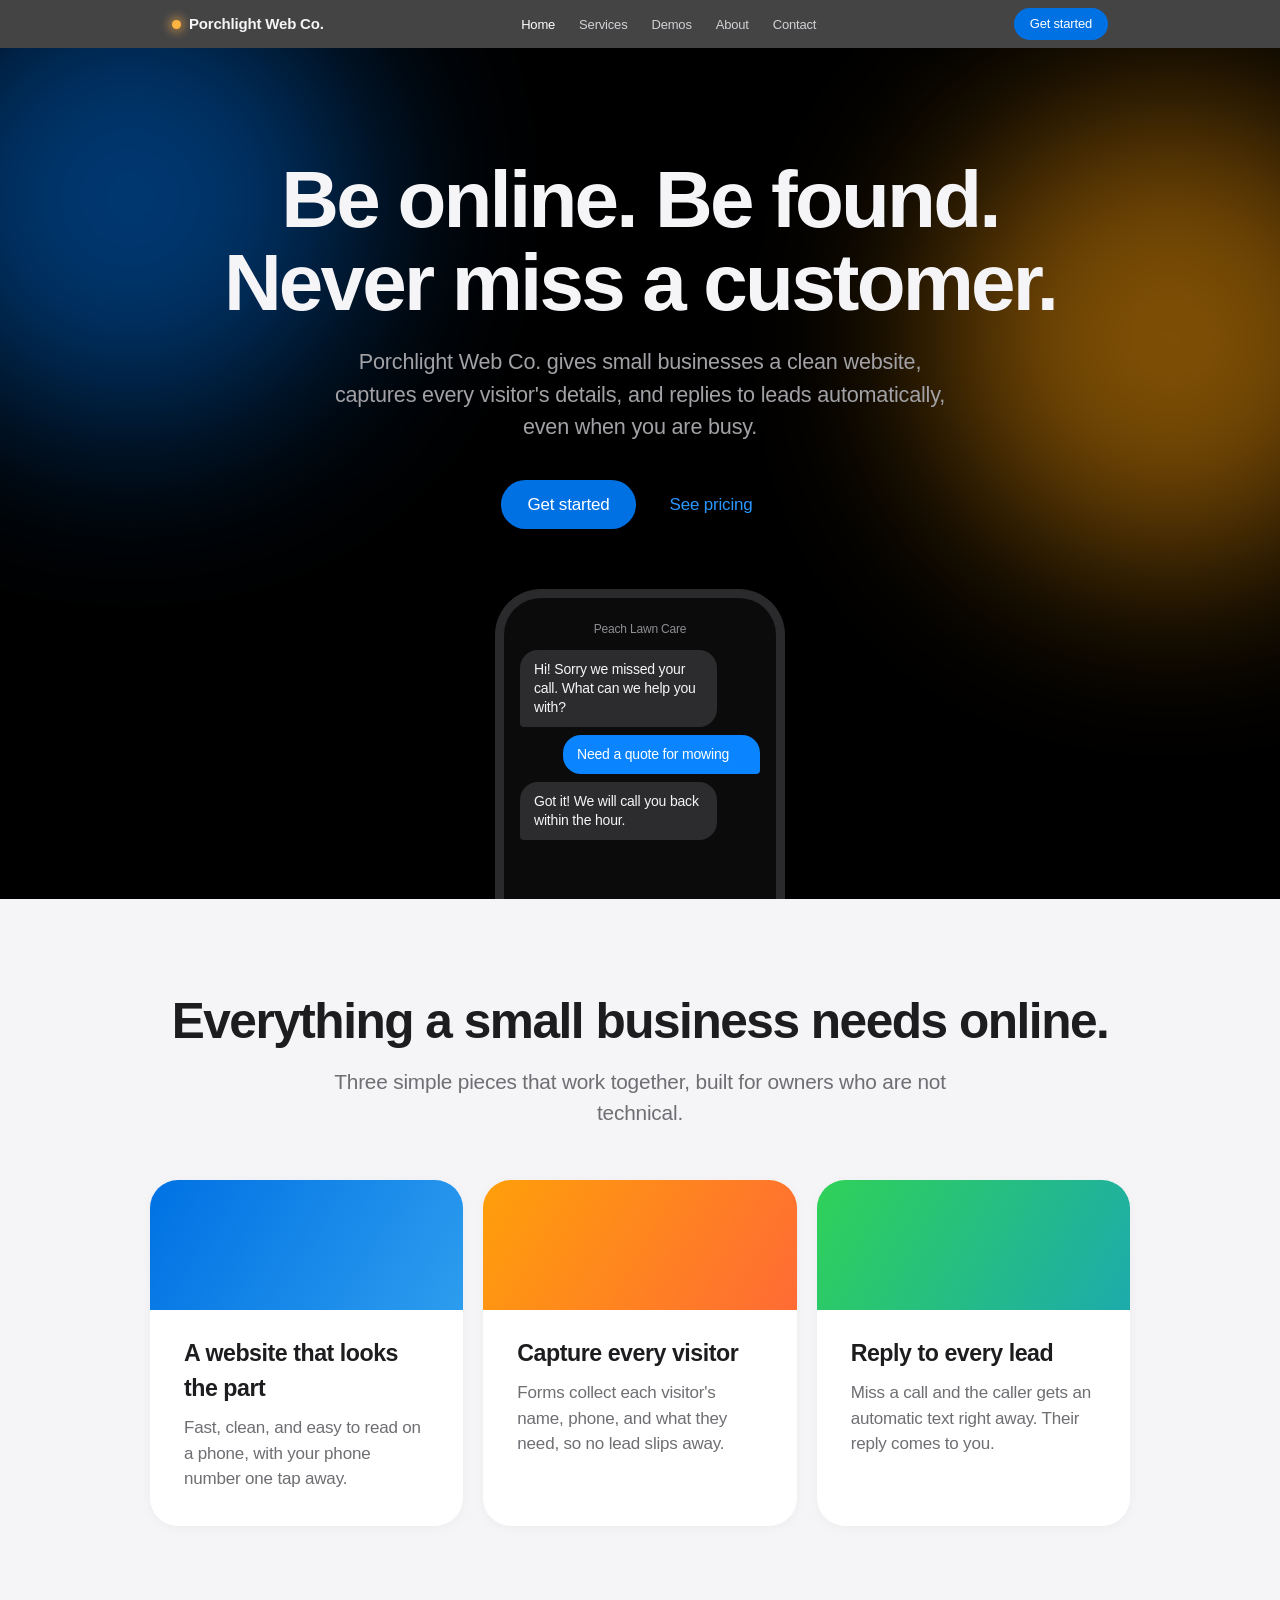
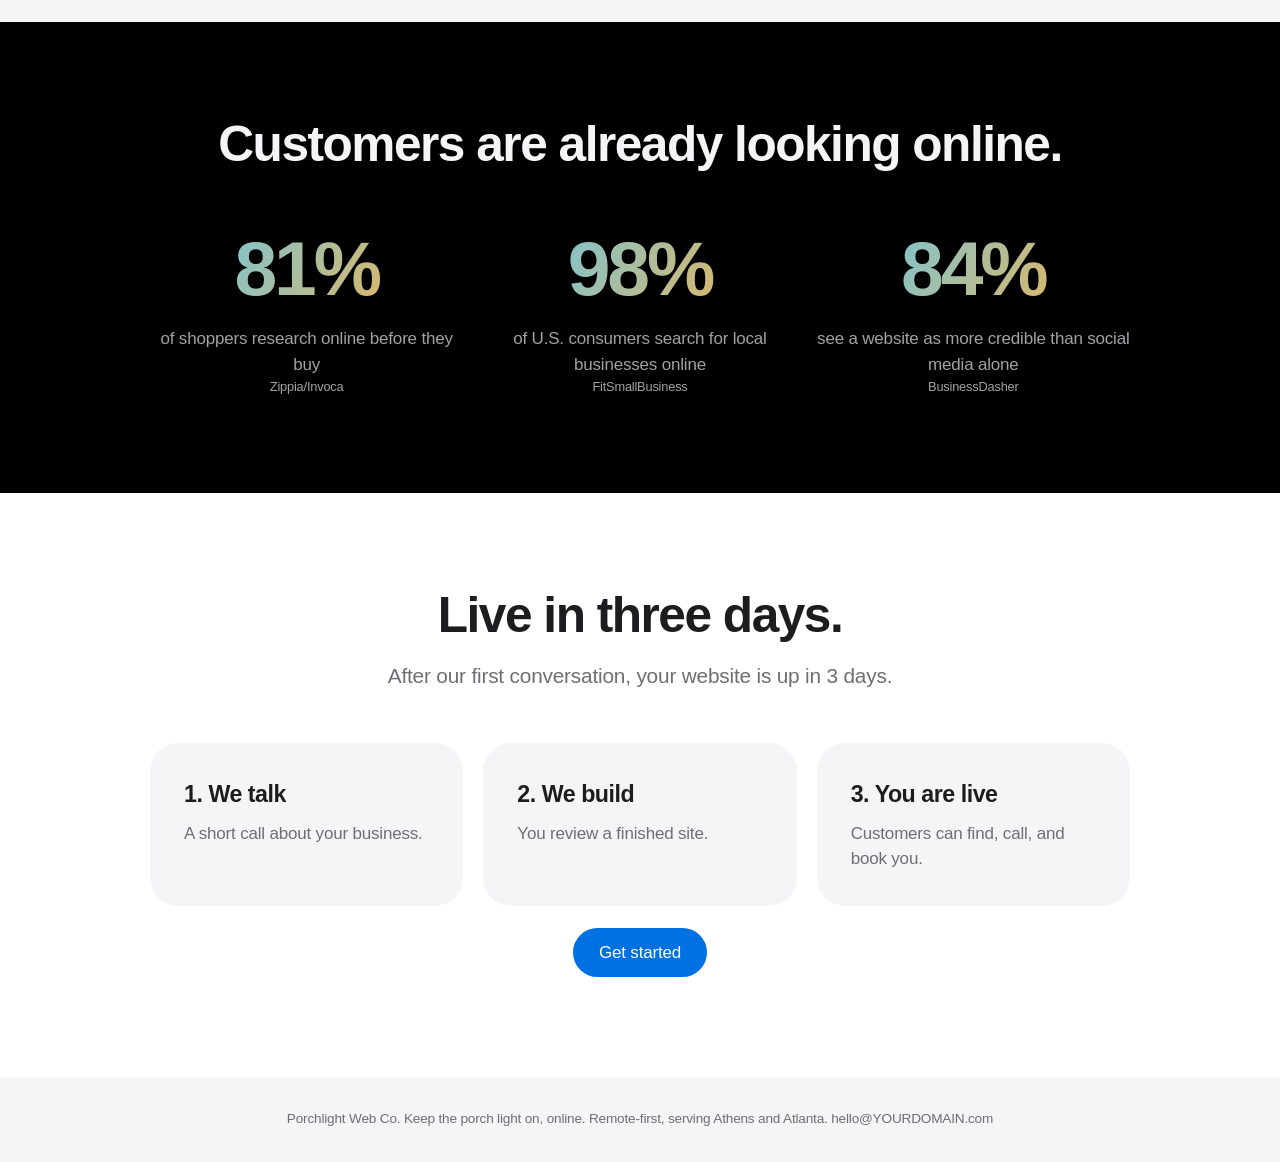
<file: index.html>
<!doctype html><html lang="en"><head><meta charset="utf-8"><meta name="viewport" content="width=device-width,initial-scale=1"><title>Online presence for small business | Porchlight Web Co.</title><meta name="description" content="Websites, lead capture and automatic replies for small businesses."><link rel="stylesheet" href="styles.css"></head><body><nav><div><a class="logo" href="index.html" style="font-size:15px"><i></i>Porchlight Web Co.</a><ul><li><a href="index.html" aria-current=page>Home</a></li><li><a href="services.html">Services</a></li><li><a href="demos.html">Demos</a></li><li><a href="about.html">About</a></li><li><a href="contact.html">Contact</a></li></ul><a class="navcta" href="https://tally.so/r/YOUR_TALLY_FORM_ID">Get started</a></div></nav><section class="dark hero"><div class="blob b1"></div><div class="blob b2"></div><h1>Be online. Be found.<br>Never miss a customer.</h1><p>Porchlight Web Co. gives small businesses a clean website, captures every visitor's details, and replies to leads automatically, even when you are busy.</p><a class="btn" href="https://tally.so/r/YOUR_TALLY_FORM_ID">Get started</a><a class="btn t" href="services.html">See pricing</a><div class="phone" style="margin-top:56px"><div class="screen"><div class="who">Peach Lawn Care</div><div class="bub l" style="--d:.8s">Hi! Sorry we missed your call. What can we help you with?</div><div class="bub r" style="--d:2.2s">Need a quote for mowing</div><div class="bub l" style="--d:3.6s">Got it! We will call you back within the hour.</div></div></div></section><section class="soft"><div class="w"><h2 class="rv">Everything a small business needs online.</h2><p class="lead rv">Three simple pieces that work together, built for owners who are not technical.</p><div class="grid">
<div class="card rv"><div class="tile t1"></div><h3>A website that looks the part</h3><p>Fast, clean, and easy to read on a phone, with your phone number one tap away.</p></div>
<div class="card rv"><div class="tile t2"></div><h3>Capture every visitor</h3><p>Forms collect each visitor's name, phone, and what they need, so no lead slips away.</p></div>
<div class="card rv"><div class="tile t3"></div><h3>Reply to every lead</h3><p>Miss a call and the caller gets an automatic text right away. Their reply comes to you.</p></div></div></div></section>
<section class="dark"><div class="w"><h2 class="rv">Customers are already looking online.</h2><div class="grid" style="margin-top:40px"><div class="stat rv"><div class="big">81%</div><p>of shoppers research online before they buy</p><p class="sm">Zippia/Invoca</p></div><div class="stat rv"><div class="big">98%</div><p>of U.S. consumers search for local businesses online</p><p class="sm">FitSmallBusiness</p></div><div class="stat rv"><div class="big">84%</div><p>see a website as more credible than social media alone</p><p class="sm">BusinessDasher</p></div></div></div></section>
<section><div class="w"><h2 class="rv">Live in three days.</h2><p class="lead rv">After our first conversation, your website is up in 3 days.</p><div class="grid"><div class="card rv" style="background:var(--soft)"><h3>1. We talk</h3><p>A short call about your business.</p></div><div class="card rv" style="background:var(--soft)"><h3>2. We build</h3><p>You review a finished site.</p></div><div class="card rv" style="background:var(--soft)"><h3>3. You are live</h3><p>Customers can find, call, and book you.</p></div></div><p class="cap"><a class="btn" href="https://tally.so/r/YOUR_TALLY_FORM_ID">Get started</a></p></div></section><footer>Porchlight Web Co. Keep the porch light on, online. Remote-first, serving Athens and Atlanta. hello@YOURDOMAIN.com</footer><script>(function(){var d=document;if(!('IntersectionObserver' in window)||matchMedia('(prefers-reduced-motion:reduce)').matches)return;var els=d.querySelectorAll('.rv');var o=new IntersectionObserver(function(e){e.forEach(function(x){if(x.isIntersecting){x.target.classList.add('in');o.unobserve(x.target)}})},{threshold:.1});els.forEach(function(el){o.observe(el)});d.documentElement.classList.add('js')})();</script></body></html>
</file>
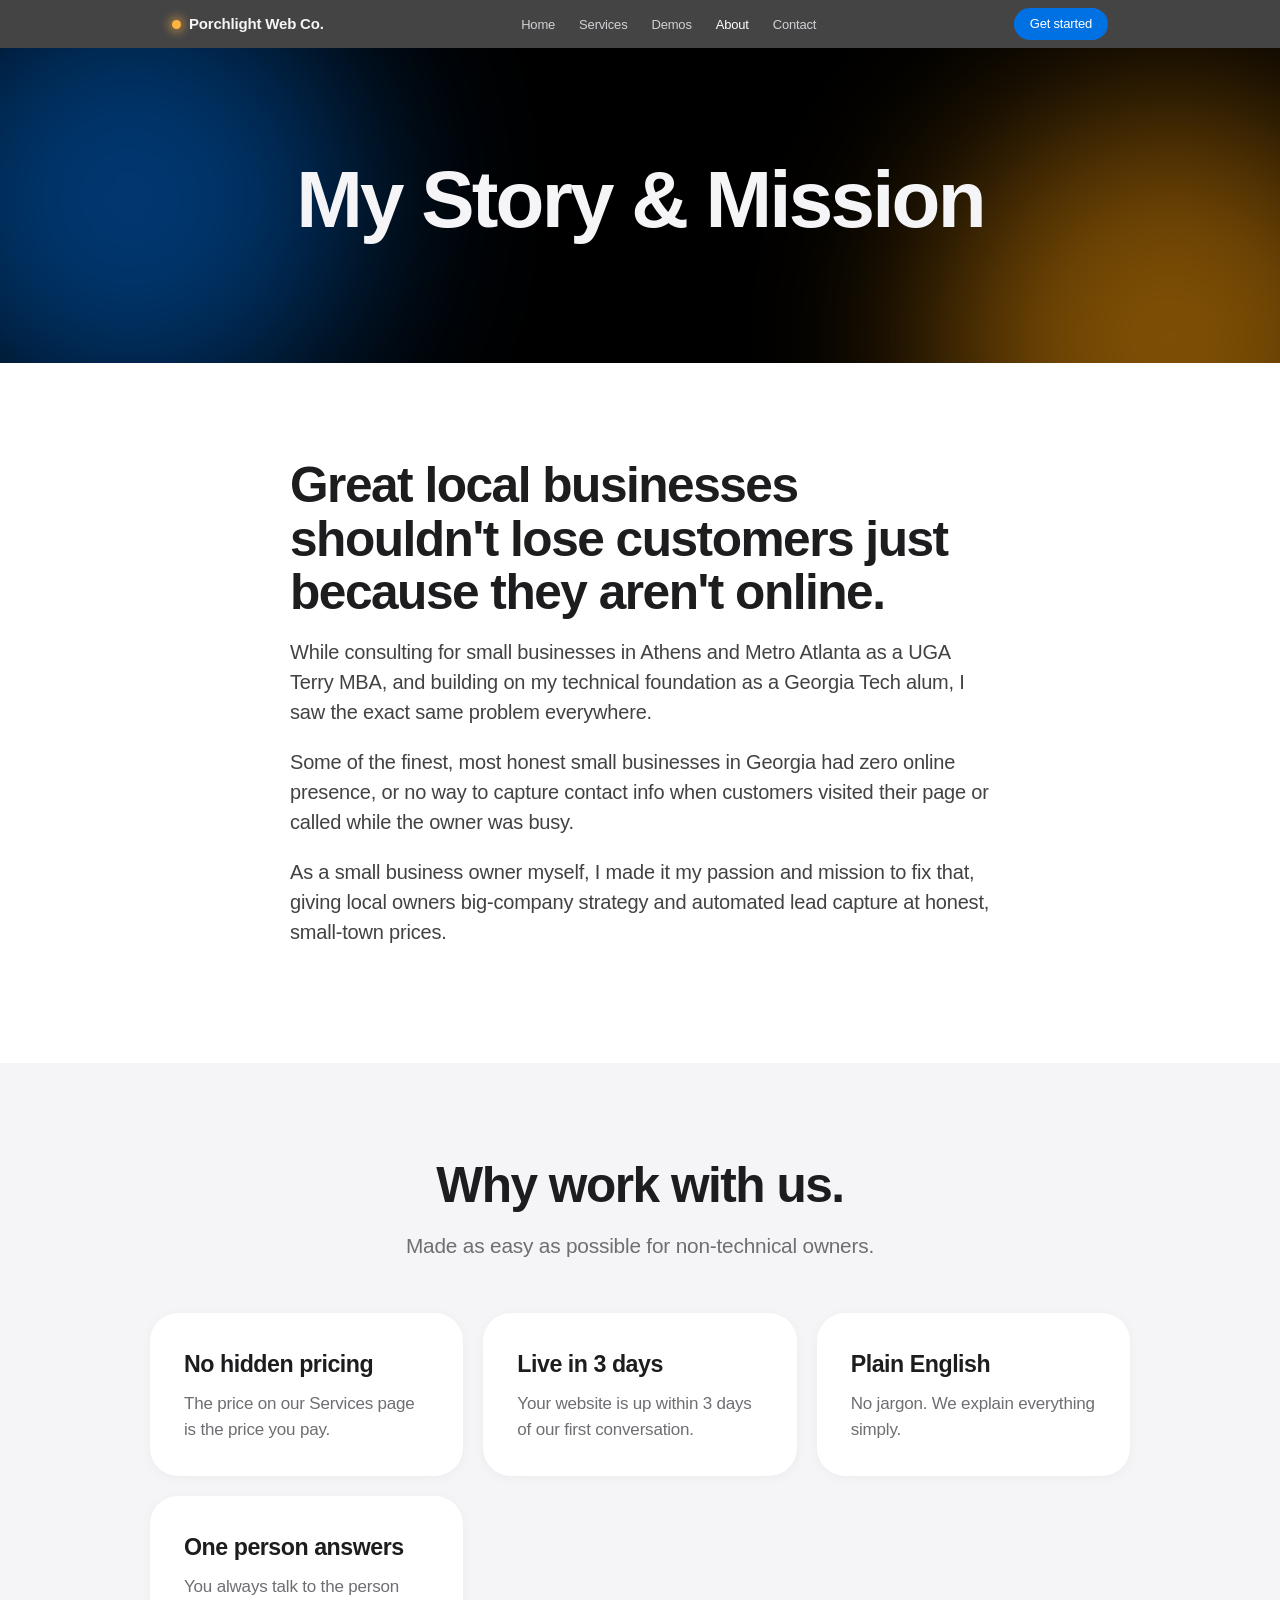
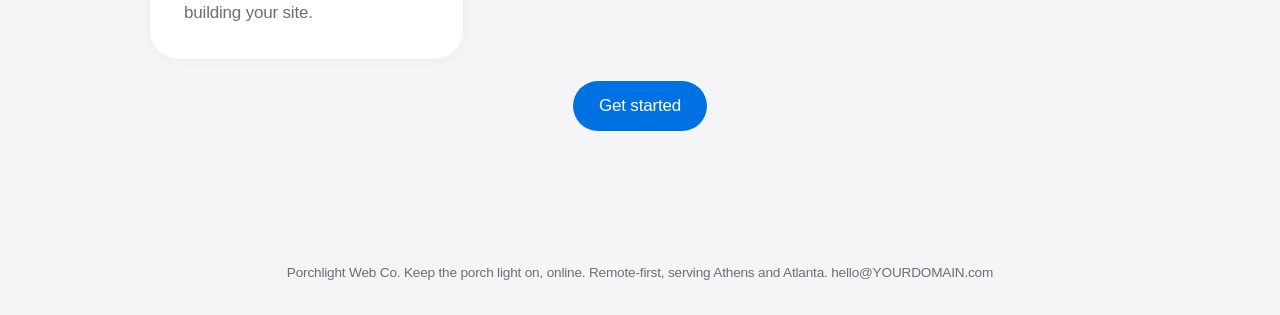
<file: about.html>
<!doctype html><html lang="en"><head><meta charset="utf-8"><meta name="viewport" content="width=device-width,initial-scale=1"><title>About | Porchlight Web Co.</title><meta name="description" content="Websites, lead capture and automatic replies for small businesses."><link rel="stylesheet" href="styles.css"></head><body><nav><div><a class="logo" href="index.html" style="font-size:15px"><i></i>Porchlight Web Co.</a><ul><li><a href="index.html">Home</a></li><li><a href="services.html">Services</a></li><li><a href="demos.html">Demos</a></li><li><a href="about.html" aria-current=page>About</a></li><li><a href="contact.html">Contact</a></li></ul><a class="navcta" href="https://tally.so/r/YOUR_TALLY_FORM_ID">Get started</a></div></nav><section class="dark hero s"><div class="blob b1"></div><div class="blob b2"></div><h1>My Story &amp; Mission</h1><p></p></section><section><div class="story"><h2 class="rv">Great local businesses shouldn't lose customers just because they aren't online.</h2><p class="rv">While consulting for small businesses in Athens and Metro Atlanta as a UGA Terry MBA, and building on my technical foundation as a Georgia Tech alum, I saw the exact same problem everywhere.</p><p class="rv">Some of the finest, most honest small businesses in Georgia had zero online presence, or no way to capture contact info when customers visited their page or called while the owner was busy.</p><p class="rv">As a small business owner myself, I made it my passion and mission to fix that, giving local owners big-company strategy and automated lead capture at honest, small-town prices.</p></div></section>
<section class="soft"><div class="w"><h2 class="rv">Why work with us.</h2><p class="lead rv">Made as easy as possible for non-technical owners.</p><div class="grid"><div class="card rv"><h3>No hidden pricing</h3><p>The price on our Services page is the price you pay.</p></div><div class="card rv"><h3>Live in 3 days</h3><p>Your website is up within 3 days of our first conversation.</p></div><div class="card rv"><h3>Plain English</h3><p>No jargon. We explain everything simply.</p></div><div class="card rv"><h3>One person answers</h3><p>You always talk to the person building your site.</p></div></div><p class="cap"><a class="btn" href="https://tally.so/r/YOUR_TALLY_FORM_ID">Get started</a></p></div></section><footer>Porchlight Web Co. Keep the porch light on, online. Remote-first, serving Athens and Atlanta. hello@YOURDOMAIN.com</footer><script>(function(){var d=document;if(!('IntersectionObserver' in window)||matchMedia('(prefers-reduced-motion:reduce)').matches)return;var els=d.querySelectorAll('.rv');var o=new IntersectionObserver(function(e){e.forEach(function(x){if(x.isIntersecting){x.target.classList.add('in');o.unobserve(x.target)}})},{threshold:.1});els.forEach(function(el){o.observe(el)});d.documentElement.classList.add('js')})();</script></body></html>
</file>
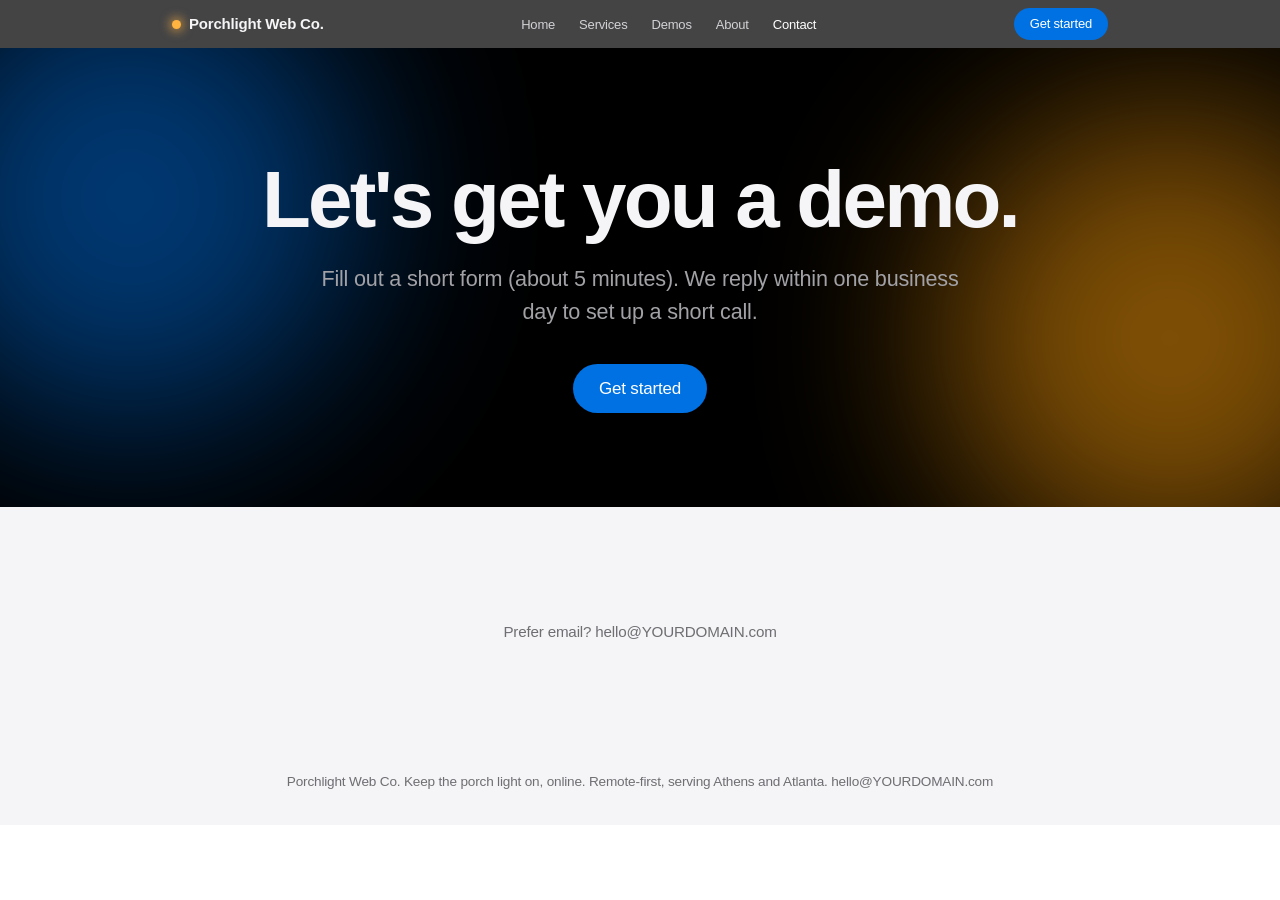
<file: contact.html>
<!doctype html><html lang="en"><head><meta charset="utf-8"><meta name="viewport" content="width=device-width,initial-scale=1"><title>Contact | Porchlight Web Co.</title><meta name="description" content="Websites, lead capture and automatic replies for small businesses."><link rel="stylesheet" href="styles.css"></head><body><nav><div><a class="logo" href="index.html" style="font-size:15px"><i></i>Porchlight Web Co.</a><ul><li><a href="index.html">Home</a></li><li><a href="services.html">Services</a></li><li><a href="demos.html">Demos</a></li><li><a href="about.html">About</a></li><li><a href="contact.html" aria-current=page>Contact</a></li></ul><a class="navcta" href="https://tally.so/r/YOUR_TALLY_FORM_ID">Get started</a></div></nav><section class="dark hero s"><div class="blob b1"></div><div class="blob b2"></div><h1>Let's get you a demo.</h1><p>Fill out a short form (about 5 minutes). We reply within one business day to set up a short call.</p><a class="btn" href="https://tally.so/r/YOUR_TALLY_FORM_ID">Get started</a></section><section class="soft"><div class="w cap"><p>Prefer email? hello@YOURDOMAIN.com</p></div></section><footer>Porchlight Web Co. Keep the porch light on, online. Remote-first, serving Athens and Atlanta. hello@YOURDOMAIN.com</footer><script>(function(){var d=document;if(!('IntersectionObserver' in window)||matchMedia('(prefers-reduced-motion:reduce)').matches)return;var els=d.querySelectorAll('.rv');var o=new IntersectionObserver(function(e){e.forEach(function(x){if(x.isIntersecting){x.target.classList.add('in');o.unobserve(x.target)}})},{threshold:.1});els.forEach(function(el){o.observe(el)});d.documentElement.classList.add('js')})();</script></body></html>
</file>
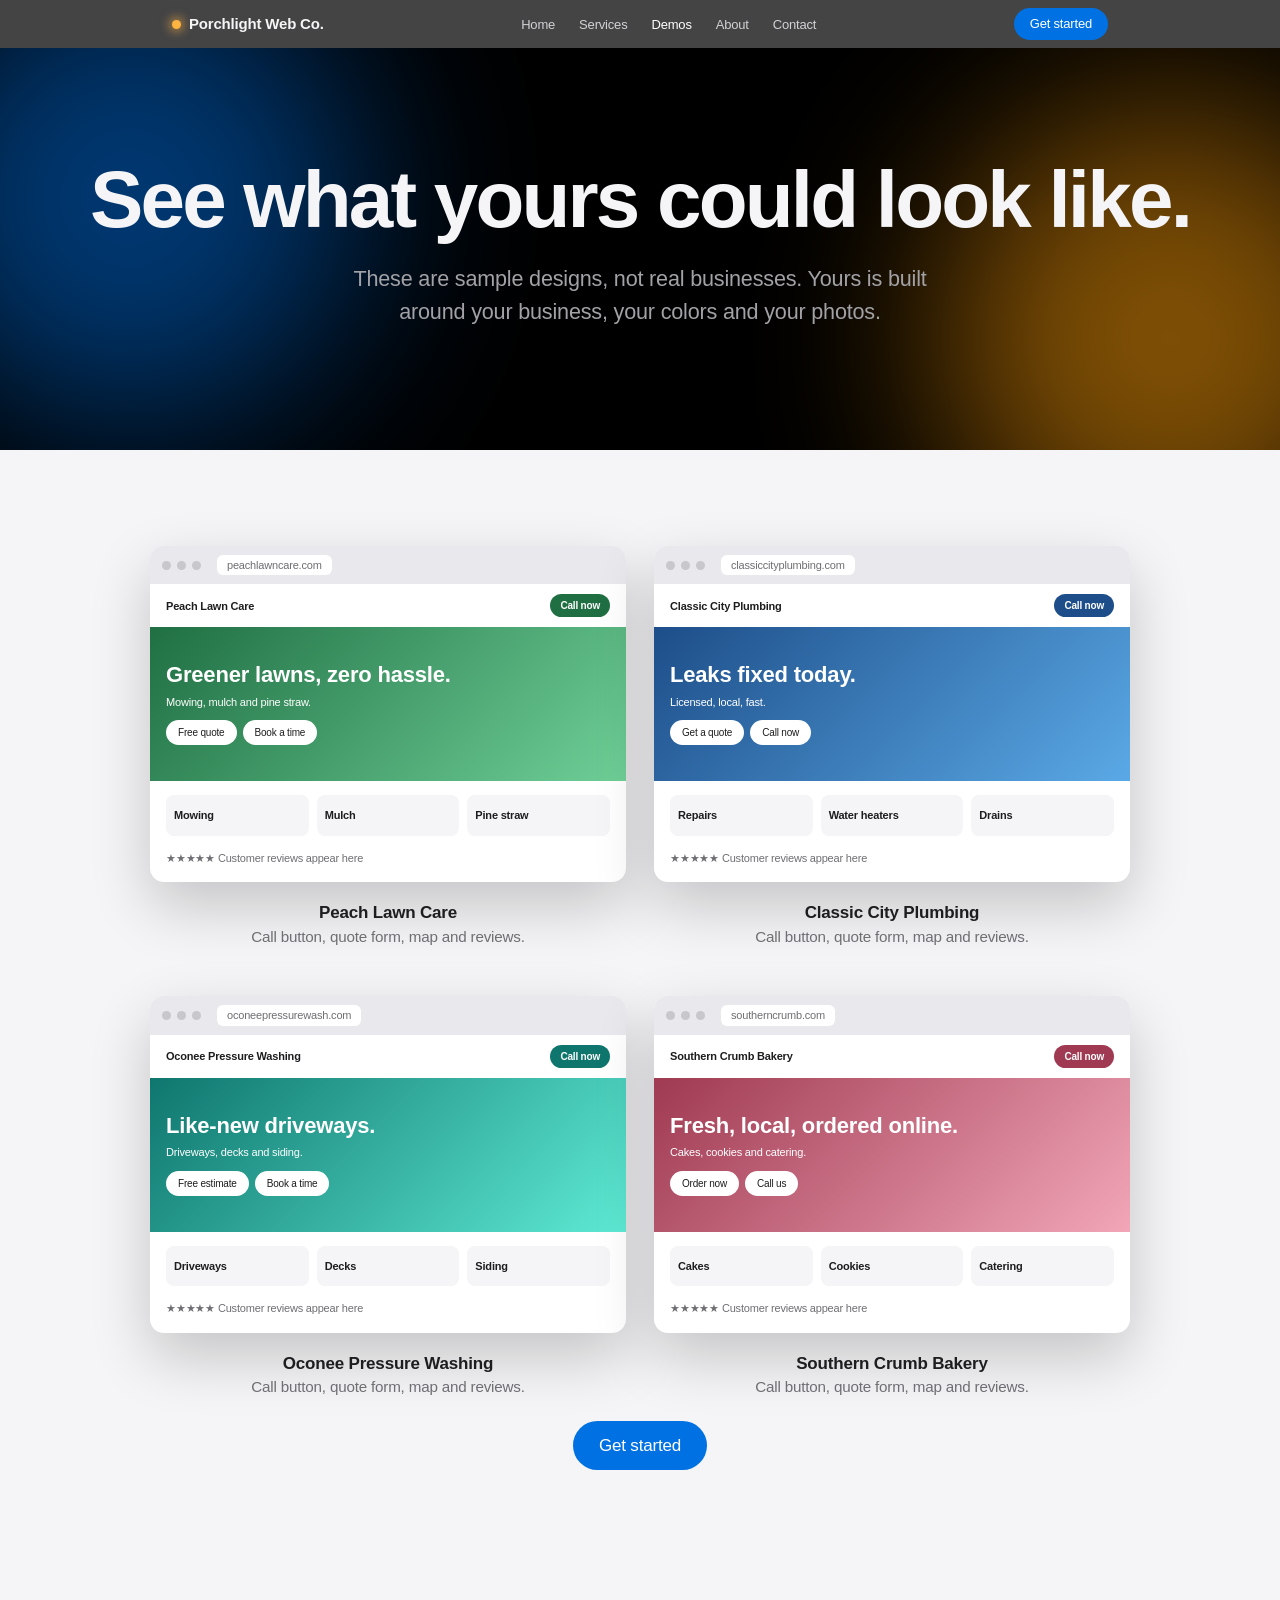
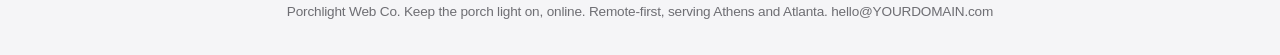
<file: demos.html>
<!doctype html><html lang="en"><head><meta charset="utf-8"><meta name="viewport" content="width=device-width,initial-scale=1"><title>Demo sites | Porchlight Web Co.</title><meta name="description" content="Websites, lead capture and automatic replies for small businesses."><link rel="stylesheet" href="styles.css"></head><body><nav><div><a class="logo" href="index.html" style="font-size:15px"><i></i>Porchlight Web Co.</a><ul><li><a href="index.html">Home</a></li><li><a href="services.html">Services</a></li><li><a href="demos.html" aria-current=page>Demos</a></li><li><a href="about.html">About</a></li><li><a href="contact.html">Contact</a></li></ul><a class="navcta" href="https://tally.so/r/YOUR_TALLY_FORM_ID">Get started</a></div></nav><section class="dark hero s"><div class="blob b1"></div><div class="blob b2"></div><h1>See what yours could look like.</h1><p>These are sample designs, not real businesses. Yours is built around your business, your colors and your photos.</p></section><section class="soft"><div class="w"><div class="grid" style="grid-template-columns:repeat(auto-fit,minmax(320px,1fr));gap:48px 28px">
<div class="rv"><div class="bf"><div class="bar"><i></i><i></i><i></i><span>peachlawncare.com</span></div><div class="ms" style="--b:#1f6f43;--c:#6fcf97"><div class="mn"><span>Peach Lawn Care</span><u>Call now</u></div><div class="mh"><b>Greener lawns, zero hassle.</b>Mowing, mulch and pine straw.<br><s>Free quote</s><s>Book a time</s></div><div class="mt"><div>Mowing</div><div>Mulch</div><div>Pine straw</div></div><div class="mr">&#9733;&#9733;&#9733;&#9733;&#9733; Customer reviews appear here</div></div></div><div class="cap"><strong>Peach Lawn Care</strong><p>Call button, quote form, map and reviews.</p></div></div>
<div class="rv"><div class="bf"><div class="bar"><i></i><i></i><i></i><span>classiccityplumbing.com</span></div><div class="ms" style="--b:#1d4e89;--c:#5aa9e6"><div class="mn"><span>Classic City Plumbing</span><u>Call now</u></div><div class="mh"><b>Leaks fixed today.</b>Licensed, local, fast.<br><s>Get a quote</s><s>Call now</s></div><div class="mt"><div>Repairs</div><div>Water heaters</div><div>Drains</div></div><div class="mr">&#9733;&#9733;&#9733;&#9733;&#9733; Customer reviews appear here</div></div></div><div class="cap"><strong>Classic City Plumbing</strong><p>Call button, quote form, map and reviews.</p></div></div>
<div class="rv"><div class="bf"><div class="bar"><i></i><i></i><i></i><span>oconeepressurewash.com</span></div><div class="ms" style="--b:#0f766e;--c:#5eead4"><div class="mn"><span>Oconee Pressure Washing</span><u>Call now</u></div><div class="mh"><b>Like-new driveways.</b>Driveways, decks and siding.<br><s>Free estimate</s><s>Book a time</s></div><div class="mt"><div>Driveways</div><div>Decks</div><div>Siding</div></div><div class="mr">&#9733;&#9733;&#9733;&#9733;&#9733; Customer reviews appear here</div></div></div><div class="cap"><strong>Oconee Pressure Washing</strong><p>Call button, quote form, map and reviews.</p></div></div>
<div class="rv"><div class="bf"><div class="bar"><i></i><i></i><i></i><span>southerncrumb.com</span></div><div class="ms" style="--b:#9f3a52;--c:#f2a6b8"><div class="mn"><span>Southern Crumb Bakery</span><u>Call now</u></div><div class="mh"><b>Fresh, local, ordered online.</b>Cakes, cookies and catering.<br><s>Order now</s><s>Call us</s></div><div class="mt"><div>Cakes</div><div>Cookies</div><div>Catering</div></div><div class="mr">&#9733;&#9733;&#9733;&#9733;&#9733; Customer reviews appear here</div></div></div><div class="cap"><strong>Southern Crumb Bakery</strong><p>Call button, quote form, map and reviews.</p></div></div>
</div><p class="cap"><a class="btn" href="https://tally.so/r/YOUR_TALLY_FORM_ID">Get started</a></p></div></section><footer>Porchlight Web Co. Keep the porch light on, online. Remote-first, serving Athens and Atlanta. hello@YOURDOMAIN.com</footer><script>(function(){var d=document;if(!('IntersectionObserver' in window)||matchMedia('(prefers-reduced-motion:reduce)').matches)return;var els=d.querySelectorAll('.rv');var o=new IntersectionObserver(function(e){e.forEach(function(x){if(x.isIntersecting){x.target.classList.add('in');o.unobserve(x.target)}})},{threshold:.1});els.forEach(function(el){o.observe(el)});d.documentElement.classList.add('js')})();</script></body></html>
</file>
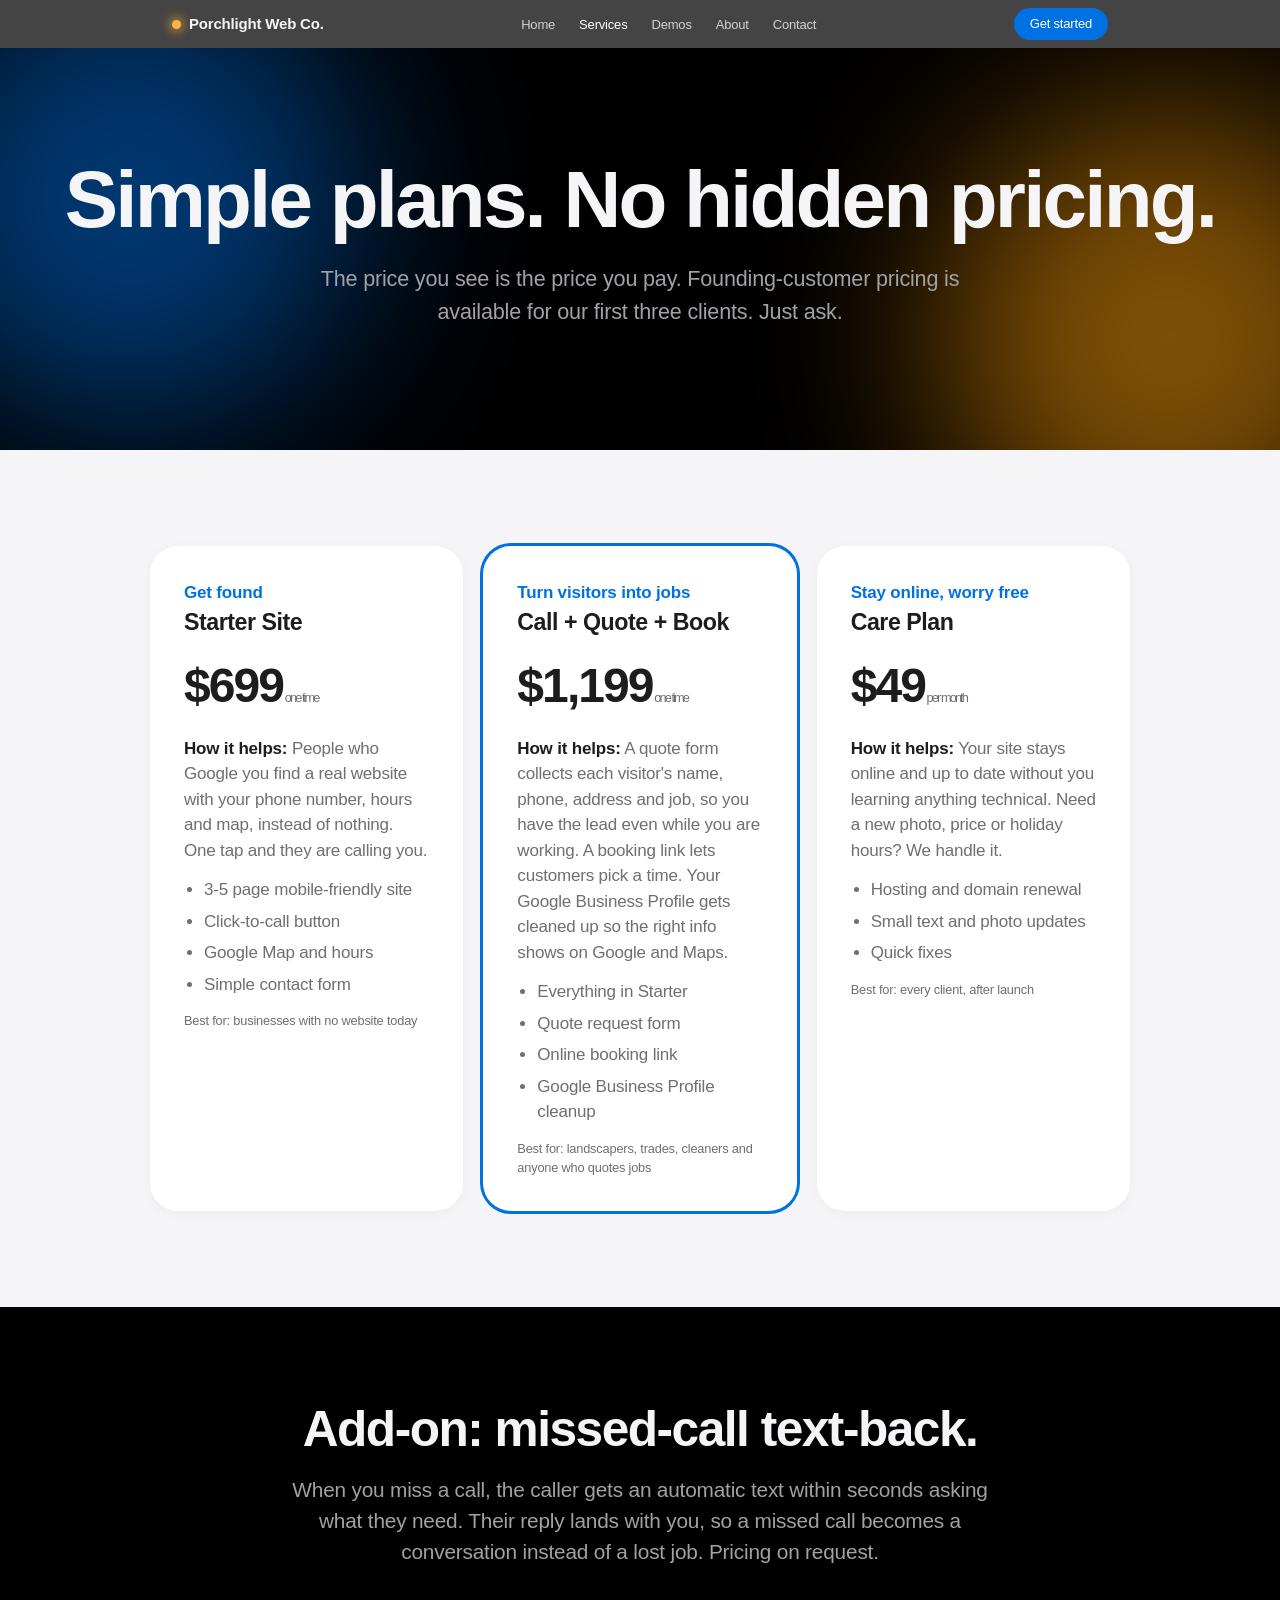
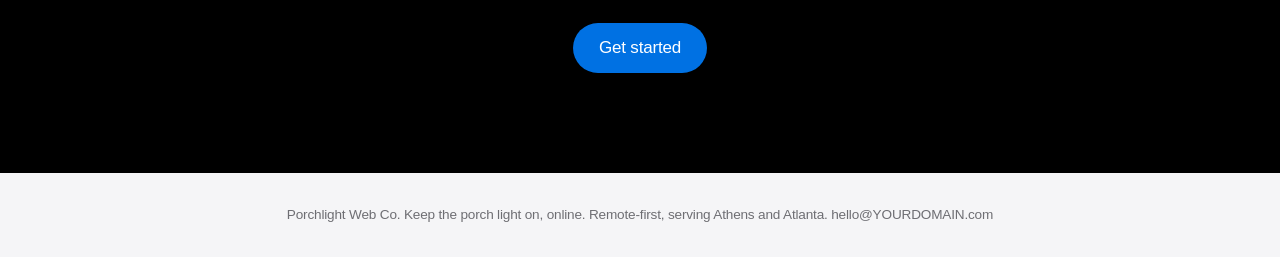
<file: services.html>
<!doctype html><html lang="en"><head><meta charset="utf-8"><meta name="viewport" content="width=device-width,initial-scale=1"><title>Services and pricing | Porchlight Web Co.</title><meta name="description" content="Websites, lead capture and automatic replies for small businesses."><link rel="stylesheet" href="styles.css"></head><body><nav><div><a class="logo" href="index.html" style="font-size:15px"><i></i>Porchlight Web Co.</a><ul><li><a href="index.html">Home</a></li><li><a href="services.html" aria-current=page>Services</a></li><li><a href="demos.html">Demos</a></li><li><a href="about.html">About</a></li><li><a href="contact.html">Contact</a></li></ul><a class="navcta" href="https://tally.so/r/YOUR_TALLY_FORM_ID">Get started</a></div></nav><section class="dark hero s"><div class="blob b1"></div><div class="blob b2"></div><h1>Simple plans. No hidden pricing.</h1><p>The price you see is the price you pay. Founding-customer pricing is available for our first three clients. Just ask.</p></section><section class="soft"><div class="w"><div class="grid">
<div class="card rv "><p class="tag">Get found</p><h3>Starter Site</h3><div class="price">$699<span class="sm" style="font-weight:400;color:var(--mut)"> one time</span></div><p style="margin-top:14px"><strong style="color:var(--ink)">How it helps:</strong> People who Google you find a real website with your phone number, hours and map, instead of nothing. One tap and they are calling you.</p><ul><li>3-5 page mobile-friendly site</li><li>Click-to-call button</li><li>Google Map and hours</li><li>Simple contact form</li></ul><p class="sm">Best for: businesses with no website today</p></div>
<div class="card rv hl"><p class="tag">Turn visitors into jobs</p><h3>Call + Quote + Book</h3><div class="price">$1,199<span class="sm" style="font-weight:400;color:var(--mut)"> one time</span></div><p style="margin-top:14px"><strong style="color:var(--ink)">How it helps:</strong> A quote form collects each visitor's name, phone, address and job, so you have the lead even while you are working. A booking link lets customers pick a time. Your Google Business Profile gets cleaned up so the right info shows on Google and Maps.</p><ul><li>Everything in Starter</li><li>Quote request form</li><li>Online booking link</li><li>Google Business Profile cleanup</li></ul><p class="sm">Best for: landscapers, trades, cleaners and anyone who quotes jobs</p></div>
<div class="card rv "><p class="tag">Stay online, worry free</p><h3>Care Plan</h3><div class="price">$49<span class="sm" style="font-weight:400;color:var(--mut)"> per month</span></div><p style="margin-top:14px"><strong style="color:var(--ink)">How it helps:</strong> Your site stays online and up to date without you learning anything technical. Need a new photo, price or holiday hours? We handle it.</p><ul><li>Hosting and domain renewal</li><li>Small text and photo updates</li><li>Quick fixes</li></ul><p class="sm">Best for: every client, after launch</p></div>
</div></div></section>
<section class="dark"><div class="w"><h2 class="rv">Add-on: missed-call text-back.</h2><p class="lead rv">When you miss a call, the caller gets an automatic text within seconds asking what they need. Their reply lands with you, so a missed call becomes a conversation instead of a lost job. Pricing on request.</p><p class="cap"><a class="btn" href="https://tally.so/r/YOUR_TALLY_FORM_ID">Get started</a></p></div></section><footer>Porchlight Web Co. Keep the porch light on, online. Remote-first, serving Athens and Atlanta. hello@YOURDOMAIN.com</footer><script>(function(){var d=document;if(!('IntersectionObserver' in window)||matchMedia('(prefers-reduced-motion:reduce)').matches)return;var els=d.querySelectorAll('.rv');var o=new IntersectionObserver(function(e){e.forEach(function(x){if(x.isIntersecting){x.target.classList.add('in');o.unobserve(x.target)}})},{threshold:.1});els.forEach(function(el){o.observe(el)});d.documentElement.classList.add('js')})();</script></body></html>
</file>
<file: styles.css>
:root{--soft:#f5f5f7;--ink:#1d1d1f;--mut:#6e6e73;--blue:#0071e3}
*{box-sizing:border-box;margin:0}html{scroll-behavior:smooth}
body{font:17px/1.5 -apple-system,BlinkMacSystemFont,"SF Pro Display","SF Pro Text","Helvetica Neue",Arial,sans-serif;letter-spacing:-.011em;color:var(--ink);background:#fff;-webkit-font-smoothing:antialiased}
a{color:inherit}
nav{position:sticky;top:0;z-index:20;background:rgba(22,22,23,.8);backdrop-filter:saturate(180%) blur(20px)}
nav div{max-width:980px;margin:0 auto;padding:0 22px;min-height:48px;display:flex;align-items:center;justify-content:space-between;gap:12px;flex-wrap:wrap}
nav a{color:#d2d2d7;text-decoration:none;font-size:13px}nav a:hover,nav a[aria-current]{color:#fff}
nav ul{display:flex;gap:24px;list-style:none;padding:0}
.logo{color:#f5f5f7;font-weight:600;font-size:15px}.logo i{display:inline-block;width:9px;height:9px;border-radius:50%;background:#ffb340;margin-right:8px;box-shadow:0 0 10px 3px #ffb34088}
section{padding:96px 22px}.w{max-width:980px;margin:0 auto}
.dark{background:#000;color:#f5f5f7}.soft{background:var(--soft)}
h1{font-size:clamp(2.6rem,8vw,5rem);line-height:1.04;letter-spacing:-.035em;font-weight:700}
h2{font-size:clamp(2rem,5vw,3.1rem);line-height:1.08;letter-spacing:-.03em;font-weight:700;text-align:center;margin-bottom:.35em}
h3{font-size:1.45rem;letter-spacing:-.02em;margin-bottom:.4em}
.lead{color:var(--mut);font-size:1.3rem;text-align:center;max-width:700px;margin:0 auto 52px}.dark .lead{color:#a1a1a6}
.hero{position:relative;overflow:hidden;text-align:center;padding:110px 22px 0}.hero.s{padding-bottom:90px}
.hero p{font-size:1.35rem;color:#a1a1a6;max-width:640px;margin:22px auto 32px}.hero>*{position:relative;z-index:1}
.blob{position:absolute!important;width:460px;height:460px;border-radius:50%;filter:blur(95px);opacity:.5;animation:drift 14s ease-in-out infinite alternate}
.b1{background:#0071e3;left:-100px;top:-80px}.b2{background:#ff9f0a;right:-120px;top:60px;animation-delay:-6s}
@keyframes drift{to{transform:translate(70px,50px) scale(1.15)}}
.btn{display:inline-block;background:var(--blue);color:#fff;padding:12px 26px;border-radius:980px;text-decoration:none;margin:4px}
.btn:hover{background:#0077ed}.btn.t{background:none;color:var(--blue)}.dark .btn.t{color:#2997ff}
.grid{display:grid;gap:20px;grid-template-columns:repeat(auto-fit,minmax(280px,1fr))}
.card{background:#fff;border-radius:28px;padding:34px;overflow:hidden}.soft .card{box-shadow:0 2px 12px rgba(0,0,0,.04)}
.card p,.card li{color:var(--mut)}.card ul{padding-left:20px;margin:14px 0}.card li{margin:6px 0}
.tile{height:130px;margin:-34px -34px 26px;animation:float 8s ease-in-out infinite alternate}
@keyframes float{to{background-position:100% 50%}}.tile{background-size:200% 200%}
.t1{background-image:linear-gradient(120deg,#0071e3,#5ac8fa)}.t2{background-image:linear-gradient(120deg,#ff9f0a,#ff375f)}.t3{background-image:linear-gradient(120deg,#30d158,#0a84ff)}
.big{font-size:clamp(3rem,8vw,4.8rem);font-weight:700;letter-spacing:-.04em;background:linear-gradient(120deg,#5ac8fa,#ffb340);-webkit-background-clip:text;background-clip:text;color:transparent}
.stat{text-align:center}.stat p{color:#a1a1a6}.sm{font-size:.8rem}
.price{font-size:3rem;font-weight:700;letter-spacing:-.04em}.hl{box-shadow:0 0 0 3px var(--blue)!important}.tag{color:var(--blue)!important;font-weight:600}
.phone{position:relative;width:290px;height:310px;margin:56px auto 0;border:9px solid #2a2a2c;border-bottom:0;border-radius:46px 46px 0 0;background:#0b0b0c;overflow:hidden;text-align:left}
.screen{padding:22px 16px}.who{text-align:center;font-size:12px;color:#8e8e93;margin-bottom:12px}
.bub{max-width:82%;padding:10px 14px;border-radius:18px;margin:8px 0;font-size:14px;line-height:1.35;opacity:0;animation:pop .5s forwards;animation-delay:var(--d)}
.l{background:#2c2c2e;color:#f5f5f7;border-bottom-left-radius:4px}.r{background:#0a84ff;color:#fff;margin-left:auto;border-bottom-right-radius:4px}
@keyframes pop{from{opacity:0;transform:translateY(14px) scale(.95)}to{opacity:1;transform:none}}
.bf{border-radius:14px;overflow:hidden;background:#fff;box-shadow:0 24px 60px rgba(0,0,0,.2);transition:transform .4s}.bf:hover{transform:translateY(-6px)}
.bar{background:#e8e8ed;padding:9px 12px;display:flex;gap:6px;align-items:center}.bar i{width:9px;height:9px;border-radius:50%;background:#c7c7cc}
.bar span{margin-left:10px;font-size:11px;color:var(--mut);background:#fff;border-radius:6px;padding:2px 10px}
.ms{font-size:11px;color:var(--ink)}.mn{display:flex;justify-content:space-between;align-items:center;padding:10px 16px;font-weight:600}
.mn u{background:var(--b);color:#fff;text-decoration:none;border-radius:99px;padding:4px 10px;font-size:10px}
.mh{padding:36px 16px;color:#fff;background:linear-gradient(135deg,var(--b),var(--c))}.mh b{display:block;font-size:22px;line-height:1.1;margin-bottom:6px}
.mh s{display:inline-block;text-decoration:none;background:#fff;color:var(--ink);border-radius:99px;padding:5px 12px;margin:10px 6px 0 0;font-size:10px}
.mt{display:grid;grid-template-columns:repeat(3,1fr);gap:8px;padding:14px 16px 8px}.mt div{background:var(--soft);border-radius:8px;padding:12px 8px;font-weight:600}
.mr{padding:6px 16px 16px;color:var(--mut)}.cap{text-align:center;margin-top:18px}.cap p{color:var(--mut);font-size:.95rem}
.story{max-width:700px;margin:0 auto}.story h2{text-align:left}.story p{font-size:1.25rem;margin-bottom:1em;color:#424245}
.rv{transition:opacity .8s,transform .8s}.js .rv{opacity:0;transform:translateY(28px)}.js .rv.in{opacity:1;transform:none}
footer{background:var(--soft);padding:32px 22px;color:var(--mut);font-size:.85rem;text-align:center}
a:focus-visible{outline:3px solid #2997ff;outline-offset:3px}
@media(prefers-reduced-motion:reduce){*{animation:none!important;transition:none!important}.bub,.js .rv{opacity:1;transform:none}}
@media(max-width:640px){nav ul{gap:14px}section{padding:64px 22px}}

nav a.navcta{background:#0071e3;color:#fff;padding:6px 16px;border-radius:980px;font-size:13px;font-weight:500}nav a.navcta:hover{background:#0077ed}
.hero .btn{margin-bottom:4px}
</file>
